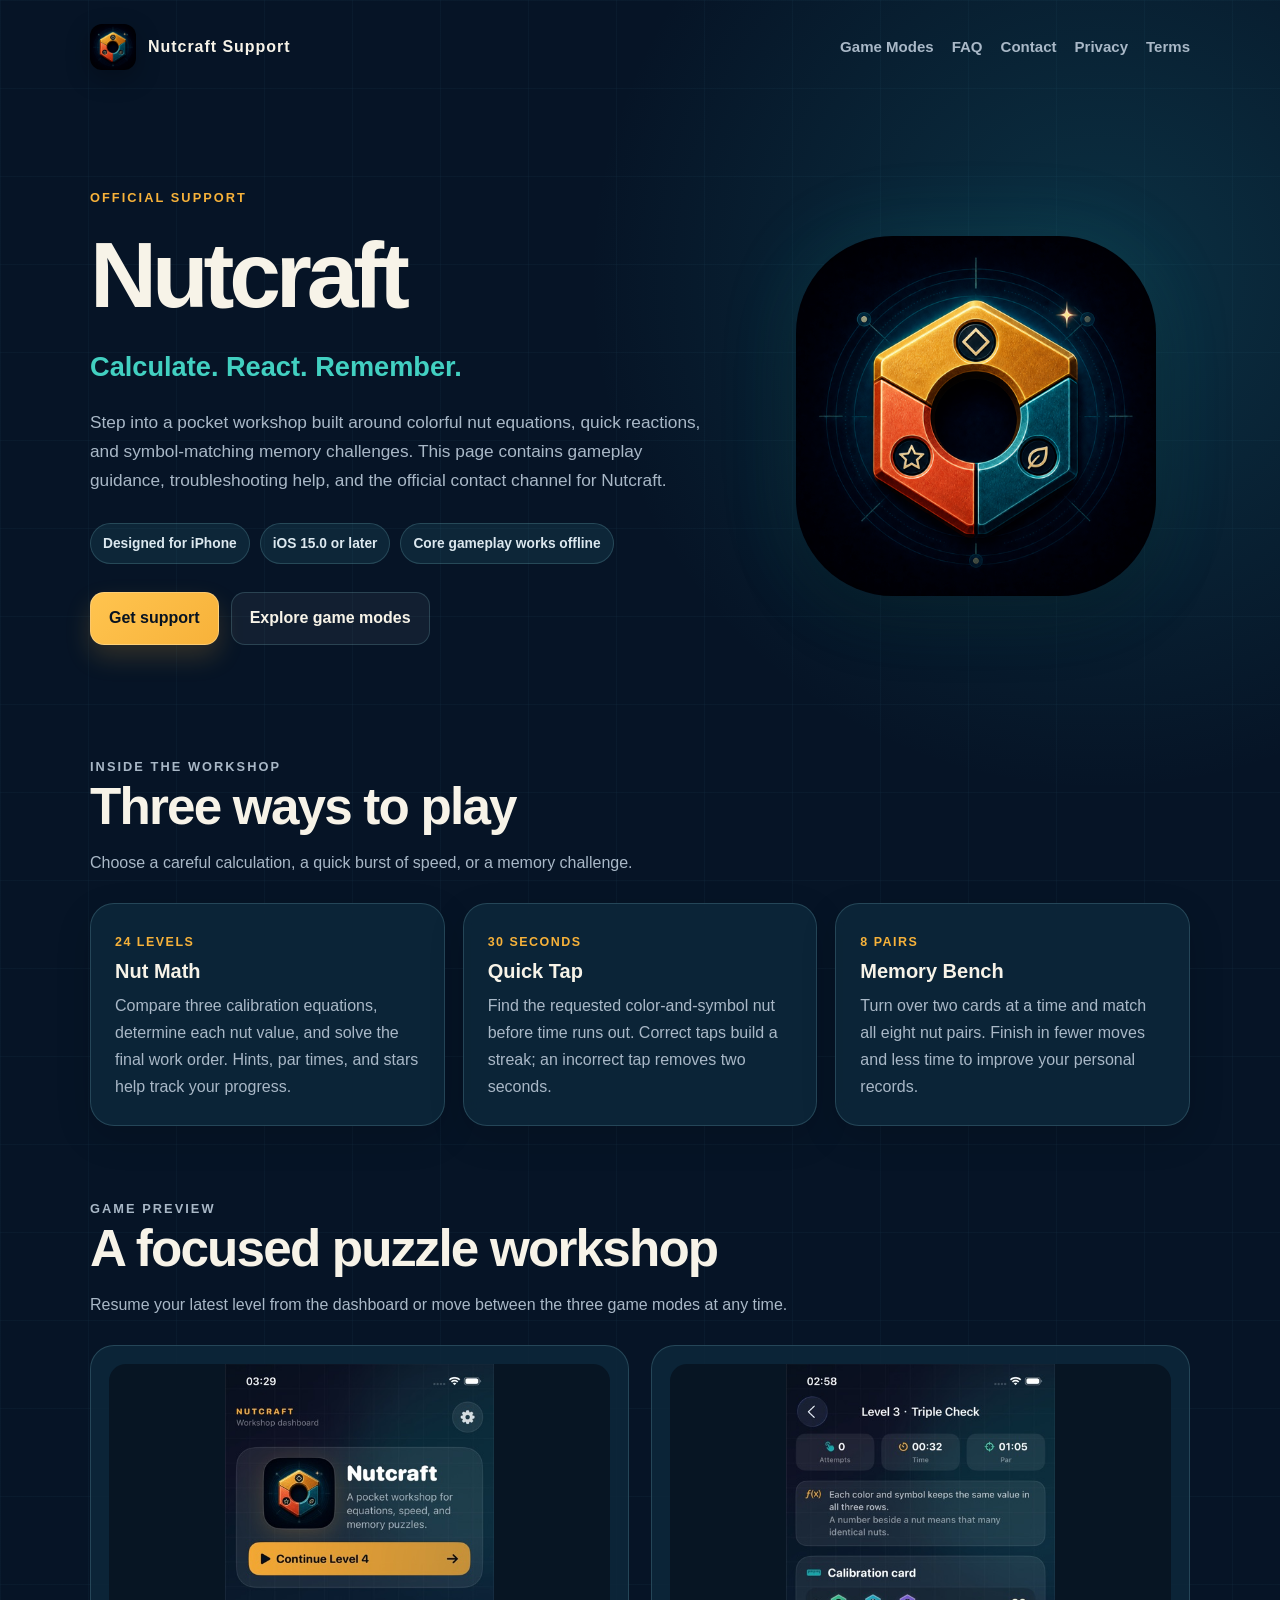
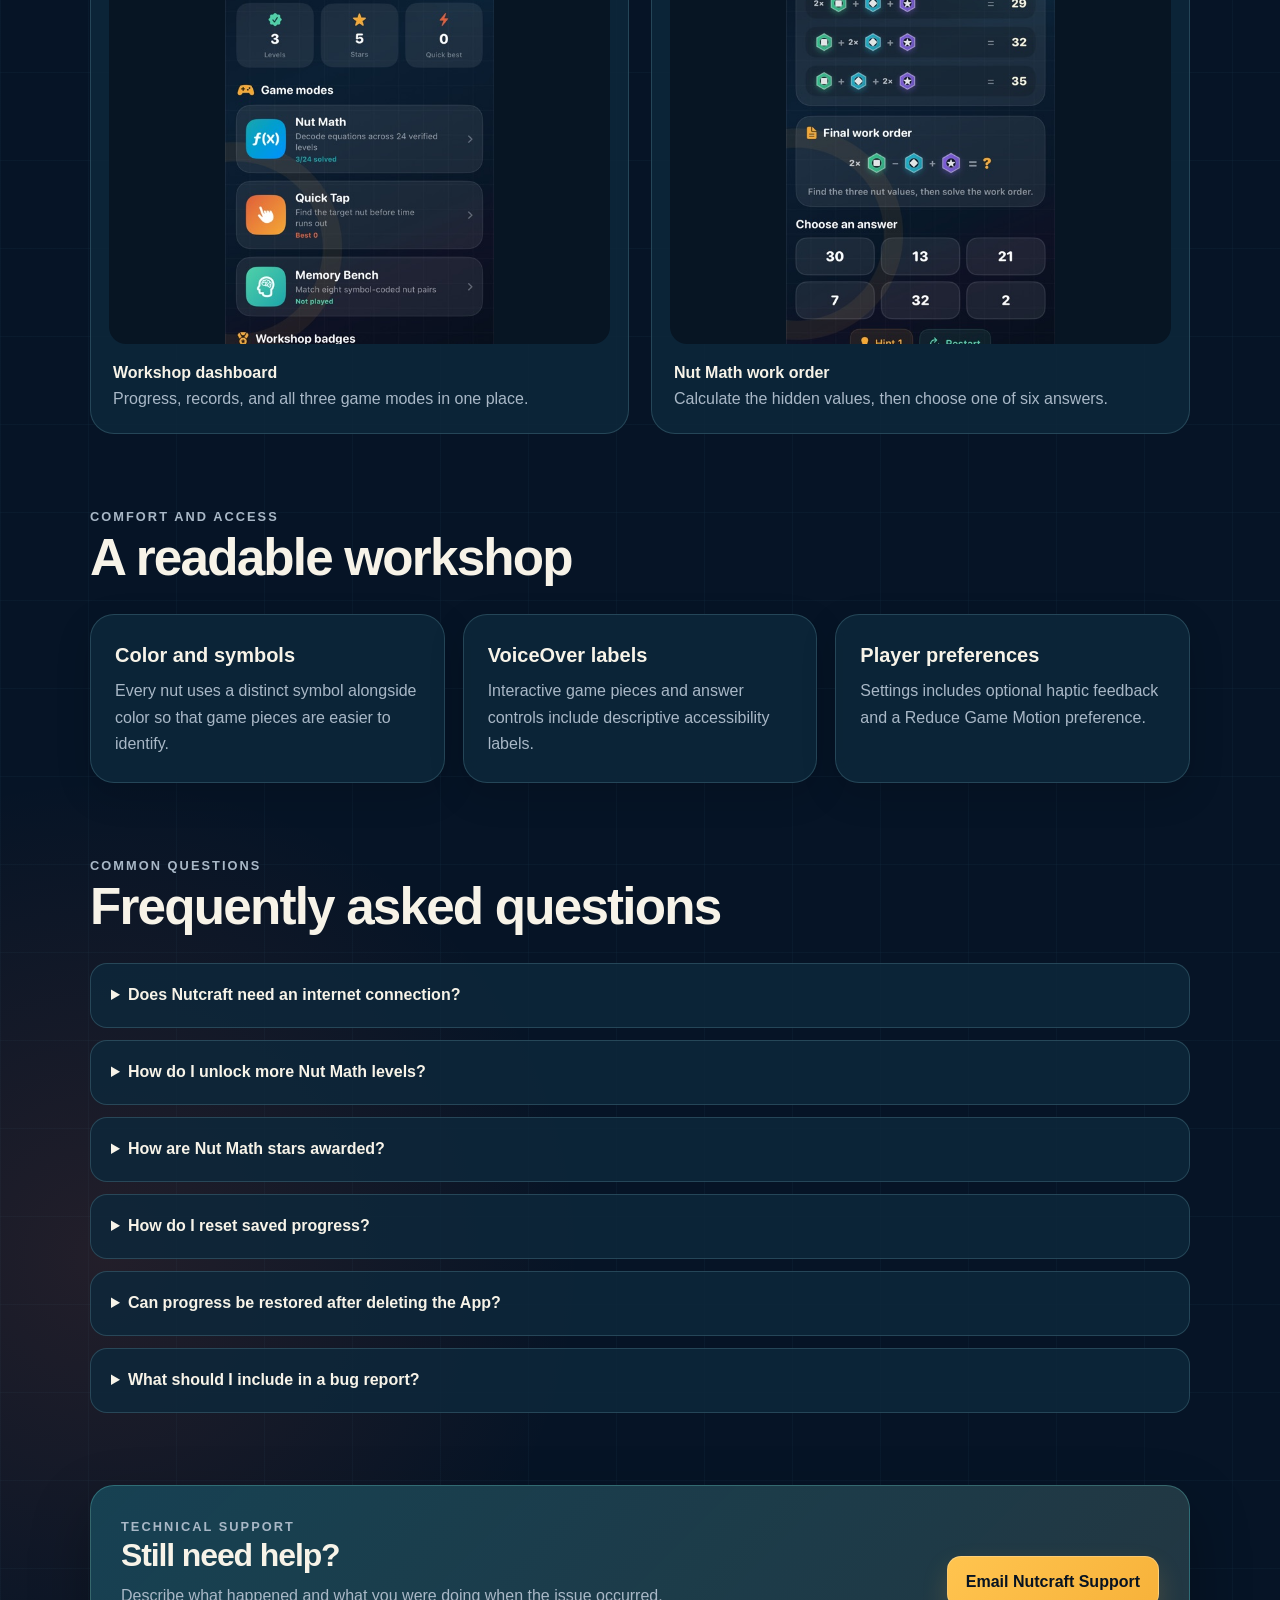
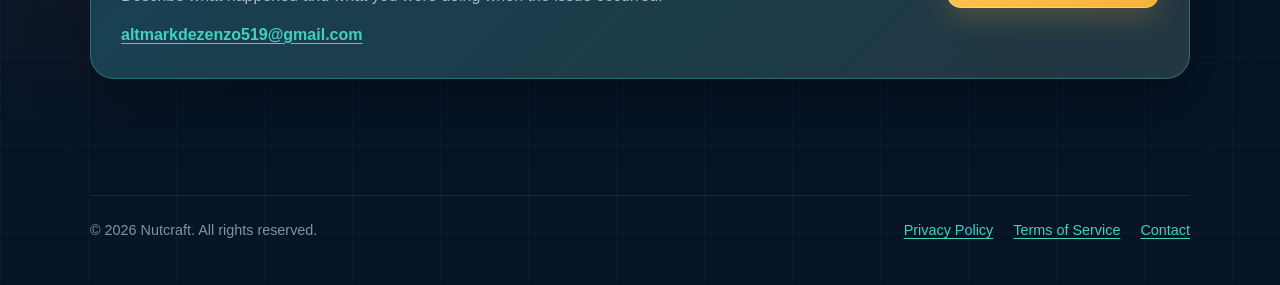
<file: index.html>
<!doctype html>
<html lang="en">
<head>
  <meta charset="utf-8">
  <meta name="viewport" content="width=device-width, initial-scale=1">
  <meta name="description" content="Official support for Nutcraft, an iPhone puzzle collection featuring Nut Math, Quick Tap, and Memory Bench.">
  <meta name="theme-color" content="#061426">
  <title>Nutcraft Support</title>
  <link rel="icon" href="static/logo.png">
  <link rel="stylesheet" href="static/styles.css">
</head>
<body>
  <a class="skip-link" href="#main-content">Skip to content</a>

  <header class="site-shell site-header">
    <a class="brand" href="index.html" aria-label="Nutcraft Support home">
      <img src="static/logo.png" alt="" width="46" height="46">
      <span>Nutcraft Support</span>
    </a>
    <nav class="site-nav" aria-label="Primary navigation">
      <a href="#game-modes">Game Modes</a>
      <a href="#faq">FAQ</a>
      <a href="#contact">Contact</a>
      <a href="privacy.html">Privacy</a>
      <a href="terms-of-service.html">Terms</a>
    </nav>
  </header>

  <main id="main-content" class="site-shell">
    <section class="hero" aria-labelledby="hero-title">
      <div class="hero-copy">
        <p class="eyebrow">Official support</p>
        <h1 id="hero-title">Nutcraft</h1>
        <p class="tagline">Calculate. React. Remember.</p>
        <p class="lede">
          Step into a pocket workshop built around colorful nut equations, quick reactions, and symbol-matching memory challenges. This page contains gameplay guidance, troubleshooting help, and the official contact channel for Nutcraft.
        </p>
        <div class="badge-row" aria-label="Product highlights">
          <span class="badge">Designed for iPhone</span>
          <span class="badge">iOS 15.0 or later</span>
          <span class="badge">Core gameplay works offline</span>
        </div>
        <div class="button-row">
          <a class="button" href="#contact">Get support</a>
          <a class="button secondary" href="#game-modes">Explore game modes</a>
        </div>
      </div>
      <div class="hero-art">
        <img src="static/logo.png" alt="Nutcraft three-color hex nut emblem" width="512" height="512">
      </div>
    </section>

    <section id="game-modes" class="section" aria-labelledby="modes-title">
      <div class="section-heading">
        <p class="eyebrow">Inside the workshop</p>
        <h2 id="modes-title">Three ways to play</h2>
        <p>Choose a careful calculation, a quick burst of speed, or a memory challenge.</p>
      </div>
      <div class="mode-grid">
        <article class="card">
          <span class="card-kicker">24 levels</span>
          <h3>Nut Math</h3>
          <p>Compare three calibration equations, determine each nut value, and solve the final work order. Hints, par times, and stars help track your progress.</p>
        </article>
        <article class="card">
          <span class="card-kicker">30 seconds</span>
          <h3>Quick Tap</h3>
          <p>Find the requested color-and-symbol nut before time runs out. Correct taps build a streak; an incorrect tap removes two seconds.</p>
        </article>
        <article class="card">
          <span class="card-kicker">8 pairs</span>
          <h3>Memory Bench</h3>
          <p>Turn over two cards at a time and match all eight nut pairs. Finish in fewer moves and less time to improve your personal records.</p>
        </article>
      </div>
    </section>

    <section class="section" aria-labelledby="preview-title">
      <div class="section-heading">
        <p class="eyebrow">Game preview</p>
        <h2 id="preview-title">A focused puzzle workshop</h2>
        <p>Resume your latest level from the dashboard or move between the three game modes at any time.</p>
      </div>
      <div class="screenshots">
        <figure class="screenshot-card">
          <img src="static/workshop.jpg" alt="Nutcraft workshop dashboard showing Nut Math, Quick Tap, and Memory Bench" width="416" height="900" loading="lazy">
          <figcaption><strong>Workshop dashboard</strong>Progress, records, and all three game modes in one place.</figcaption>
        </figure>
        <figure class="screenshot-card">
          <img src="static/nut-math.jpg" alt="Nut Math level showing three calibration equations and six answer choices" width="416" height="900" loading="lazy">
          <figcaption><strong>Nut Math work order</strong>Calculate the hidden values, then choose one of six answers.</figcaption>
        </figure>
      </div>
    </section>

    <section class="section" aria-labelledby="accessibility-title">
      <div class="section-heading">
        <p class="eyebrow">Comfort and access</p>
        <h2 id="accessibility-title">A readable workshop</h2>
      </div>
      <div class="feature-grid">
        <article class="card">
          <h3>Color and symbols</h3>
          <p>Every nut uses a distinct symbol alongside color so that game pieces are easier to identify.</p>
        </article>
        <article class="card">
          <h3>VoiceOver labels</h3>
          <p>Interactive game pieces and answer controls include descriptive accessibility labels.</p>
        </article>
        <article class="card">
          <h3>Player preferences</h3>
          <p>Settings includes optional haptic feedback and a Reduce Game Motion preference.</p>
        </article>
      </div>
    </section>

    <section id="faq" class="section" aria-labelledby="faq-title">
      <div class="section-heading">
        <p class="eyebrow">Common questions</p>
        <h2 id="faq-title">Frequently asked questions</h2>
      </div>
      <div class="faq-list">
        <details>
          <summary>Does Nutcraft need an internet connection?</summary>
          <p>The three game modes can be played offline after the App has been downloaded. Opening this support website or sending email requires an internet connection.</p>
        </details>
        <details>
          <summary>How do I unlock more Nut Math levels?</summary>
          <p>Solve the current Nut Math level to unlock the next one. Nut Math contains 24 levels.</p>
        </details>
        <details>
          <summary>How are Nut Math stars awarded?</summary>
          <p>Stars reflect answer attempts, hint use, and completion time. For three stars, solve the level on your first answer, without revealing a hint, and at or under the displayed par time.</p>
        </details>
        <details>
          <summary>How do I reset saved progress?</summary>
          <p>Open Nutcraft, go to Settings, and choose “Reset game progress.” Completed levels, stars, and best scores will be removed. Haptic and motion preferences remain unchanged.</p>
        </details>
        <details>
          <summary>Can progress be restored after deleting the App?</summary>
          <p>Nutcraft keeps game records in the App’s local storage. Deleting the App or erasing its data may remove those records, and support cannot manually restore local progress.</p>
        </details>
        <details>
          <summary>What should I include in a bug report?</summary>
          <p>Include your iPhone model, iOS version, Nutcraft version, the game mode involved, the steps that led to the issue, and a screenshot if useful. Do not include passwords, financial details, or other sensitive information.</p>
        </details>
      </div>
    </section>

    <section id="contact" class="section" aria-labelledby="contact-title">
      <div class="contact-panel">
        <div>
          <p class="eyebrow">Technical support</p>
          <h2 id="contact-title">Still need help?</h2>
          <p>Describe what happened and what you were doing when the issue occurred.</p>
          <a class="email-text" href="mailto:altmarkdezenzo519@gmail.com">altmarkdezenzo519@gmail.com</a>
        </div>
        <a class="button" href="mailto:altmarkdezenzo519@gmail.com?subject=Nutcraft%20Support">Email Nutcraft Support</a>
      </div>
    </section>
  </main>

  <footer class="site-shell site-footer">
    <div class="footer-inner">
      <span>© 2026 Nutcraft. All rights reserved.</span>
      <div class="footer-links">
        <a href="privacy.html">Privacy Policy</a>
        <a href="terms-of-service.html">Terms of Service</a>
        <a href="mailto:altmarkdezenzo519@gmail.com">Contact</a>
      </div>
    </div>
  </footer>
</body>
</html>
</file>
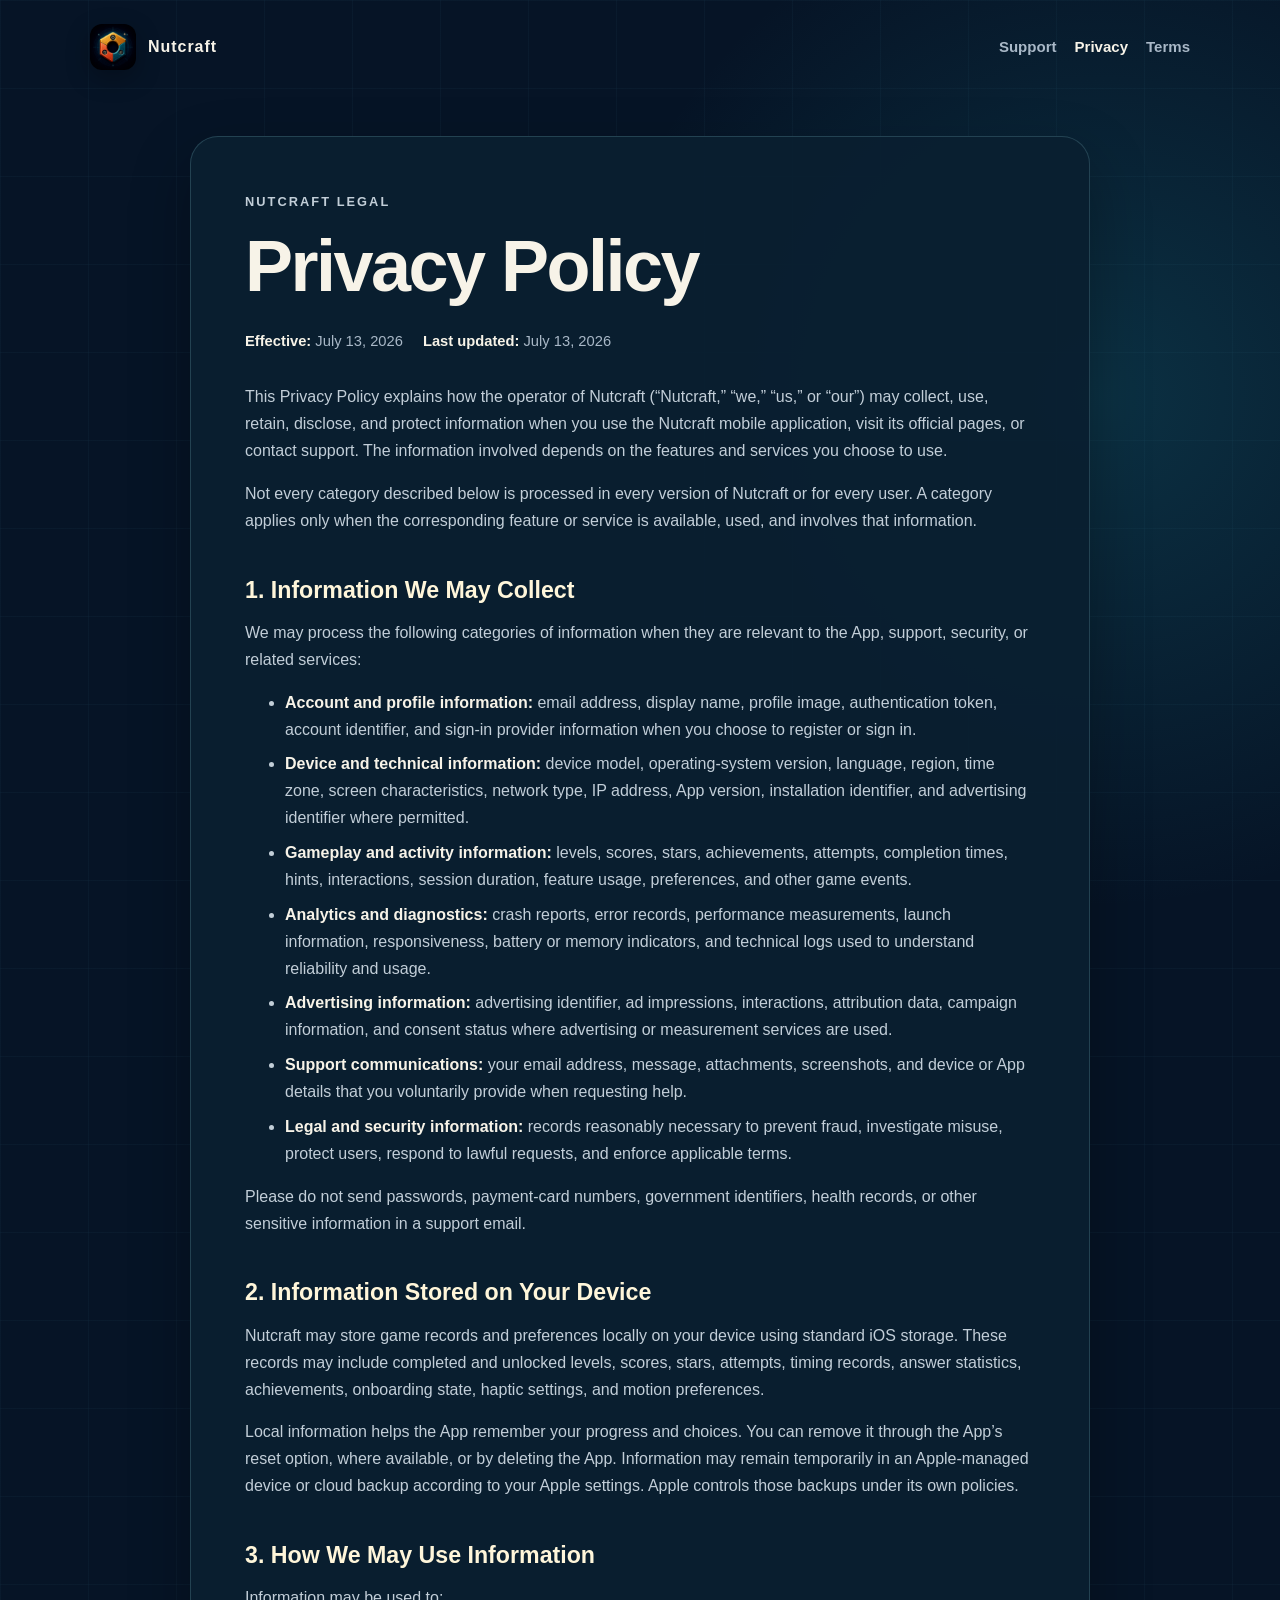
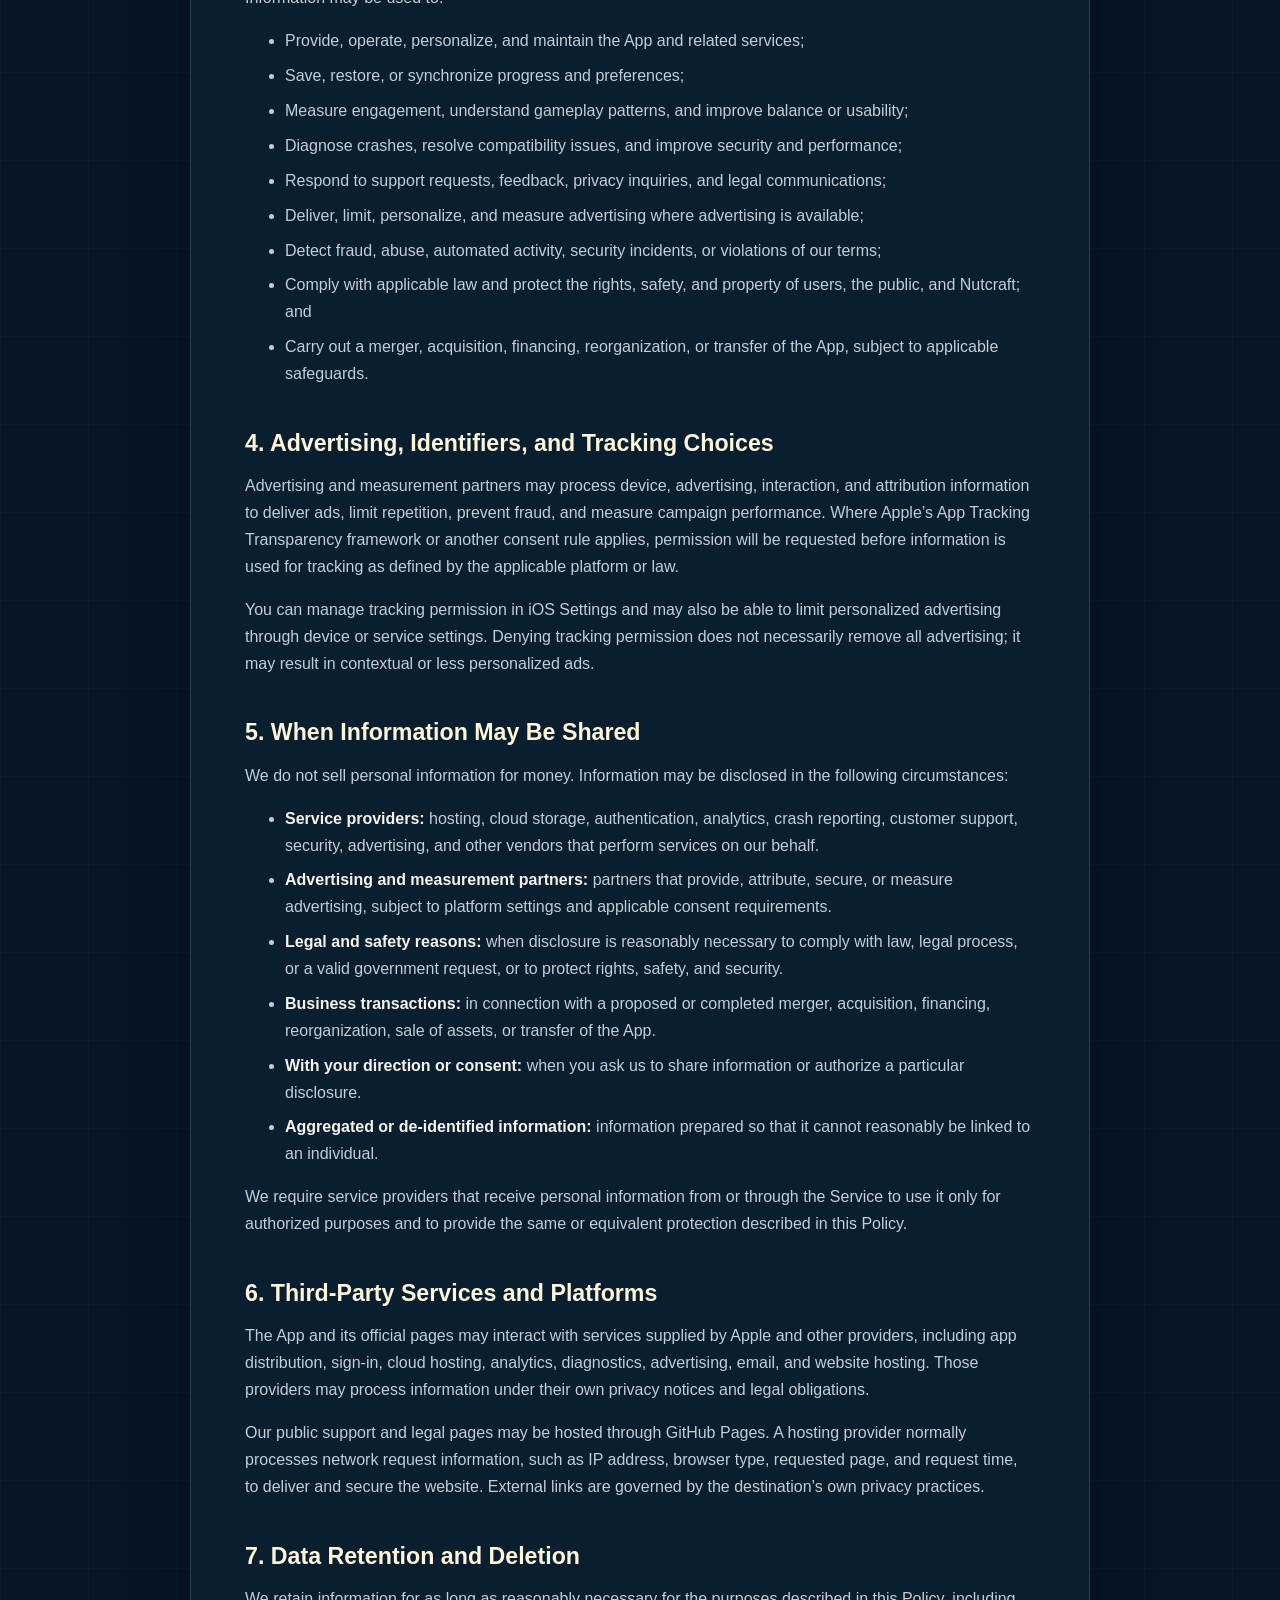
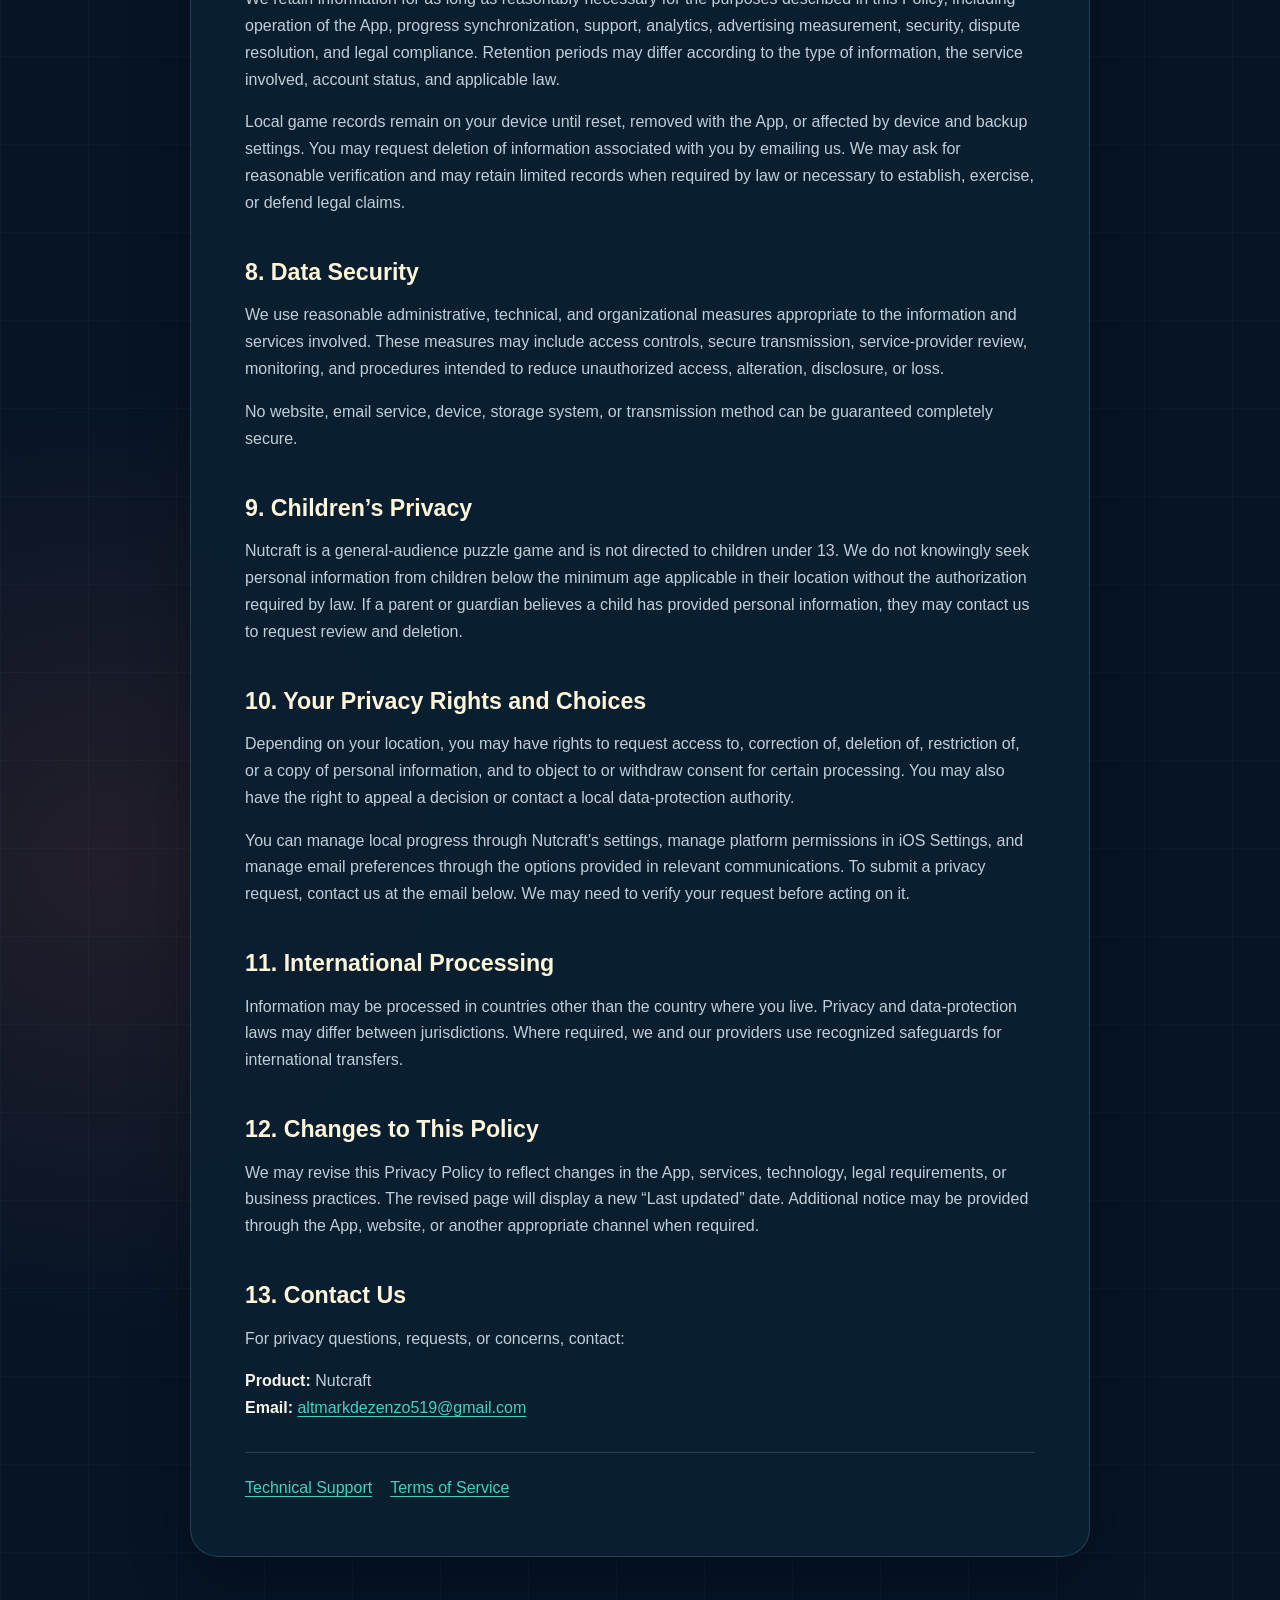
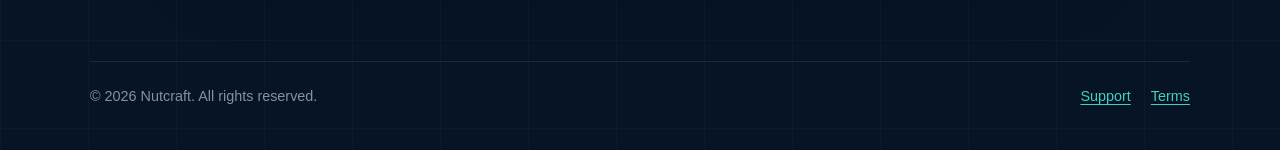
<file: privacy.html>
<!doctype html>
<html lang="en">
<head>
  <meta charset="utf-8">
  <meta name="viewport" content="width=device-width, initial-scale=1">
  <meta name="description" content="Privacy Policy for the Nutcraft mobile application and official support website.">
  <meta name="theme-color" content="#061426">
  <title>Nutcraft Privacy Policy</title>
  <link rel="icon" href="static/logo.png">
  <link rel="stylesheet" href="static/styles.css">
</head>
<body>
  <a class="skip-link" href="#main-content">Skip to content</a>

  <header class="site-shell site-header">
    <a class="brand" href="index.html" aria-label="Nutcraft Support home">
      <img src="static/logo.png" alt="" width="46" height="46">
      <span>Nutcraft</span>
    </a>
    <nav class="site-nav" aria-label="Primary navigation">
      <a href="index.html">Support</a>
      <a href="privacy.html" aria-current="page">Privacy</a>
      <a href="terms-of-service.html">Terms</a>
    </nav>
  </header>

  <main id="main-content" class="legal-wrap">
    <article class="legal-content">
      <p class="eyebrow">Nutcraft legal</p>
      <h1>Privacy Policy</h1>
      <div class="legal-meta">
        <span><strong>Effective:</strong> July 13, 2026</span>
        <span><strong>Last updated:</strong> July 13, 2026</span>
      </div>

      <p class="legal-intro">
        This Privacy Policy explains how the operator of Nutcraft (“Nutcraft,” “we,” “us,” or “our”) may collect, use, retain, disclose, and protect information when you use the Nutcraft mobile application, visit its official pages, or contact support. The information involved depends on the features and services you choose to use.
      </p>
      <p>
        Not every category described below is processed in every version of Nutcraft or for every user. A category applies only when the corresponding feature or service is available, used, and involves that information.
      </p>

      <h2>1. Information We May Collect</h2>
      <p>We may process the following categories of information when they are relevant to the App, support, security, or related services:</p>
      <ul>
        <li><strong>Account and profile information:</strong> email address, display name, profile image, authentication token, account identifier, and sign-in provider information when you choose to register or sign in.</li>
        <li><strong>Device and technical information:</strong> device model, operating-system version, language, region, time zone, screen characteristics, network type, IP address, App version, installation identifier, and advertising identifier where permitted.</li>
        <li><strong>Gameplay and activity information:</strong> levels, scores, stars, achievements, attempts, completion times, hints, interactions, session duration, feature usage, preferences, and other game events.</li>
        <li><strong>Analytics and diagnostics:</strong> crash reports, error records, performance measurements, launch information, responsiveness, battery or memory indicators, and technical logs used to understand reliability and usage.</li>
        <li><strong>Advertising information:</strong> advertising identifier, ad impressions, interactions, attribution data, campaign information, and consent status where advertising or measurement services are used.</li>
        <li><strong>Support communications:</strong> your email address, message, attachments, screenshots, and device or App details that you voluntarily provide when requesting help.</li>
        <li><strong>Legal and security information:</strong> records reasonably necessary to prevent fraud, investigate misuse, protect users, respond to lawful requests, and enforce applicable terms.</li>
      </ul>
      <p>Please do not send passwords, payment-card numbers, government identifiers, health records, or other sensitive information in a support email.</p>

      <h2>2. Information Stored on Your Device</h2>
      <p>
        Nutcraft may store game records and preferences locally on your device using standard iOS storage. These records may include completed and unlocked levels, scores, stars, attempts, timing records, answer statistics, achievements, onboarding state, haptic settings, and motion preferences.
      </p>
      <p>
        Local information helps the App remember your progress and choices. You can remove it through the App’s reset option, where available, or by deleting the App. Information may remain temporarily in an Apple-managed device or cloud backup according to your Apple settings. Apple controls those backups under its own policies.
      </p>

      <h2>3. How We May Use Information</h2>
      <p>Information may be used to:</p>
      <ul>
        <li>Provide, operate, personalize, and maintain the App and related services;</li>
        <li>Save, restore, or synchronize progress and preferences;</li>
        <li>Measure engagement, understand gameplay patterns, and improve balance or usability;</li>
        <li>Diagnose crashes, resolve compatibility issues, and improve security and performance;</li>
        <li>Respond to support requests, feedback, privacy inquiries, and legal communications;</li>
        <li>Deliver, limit, personalize, and measure advertising where advertising is available;</li>
        <li>Detect fraud, abuse, automated activity, security incidents, or violations of our terms;</li>
        <li>Comply with applicable law and protect the rights, safety, and property of users, the public, and Nutcraft; and</li>
        <li>Carry out a merger, acquisition, financing, reorganization, or transfer of the App, subject to applicable safeguards.</li>
      </ul>

      <h2>4. Advertising, Identifiers, and Tracking Choices</h2>
      <p>
        Advertising and measurement partners may process device, advertising, interaction, and attribution information to deliver ads, limit repetition, prevent fraud, and measure campaign performance. Where Apple’s App Tracking Transparency framework or another consent rule applies, permission will be requested before information is used for tracking as defined by the applicable platform or law.
      </p>
      <p>
        You can manage tracking permission in iOS Settings and may also be able to limit personalized advertising through device or service settings. Denying tracking permission does not necessarily remove all advertising; it may result in contextual or less personalized ads.
      </p>

      <h2>5. When Information May Be Shared</h2>
      <p>We do not sell personal information for money. Information may be disclosed in the following circumstances:</p>
      <ul>
        <li><strong>Service providers:</strong> hosting, cloud storage, authentication, analytics, crash reporting, customer support, security, advertising, and other vendors that perform services on our behalf.</li>
        <li><strong>Advertising and measurement partners:</strong> partners that provide, attribute, secure, or measure advertising, subject to platform settings and applicable consent requirements.</li>
        <li><strong>Legal and safety reasons:</strong> when disclosure is reasonably necessary to comply with law, legal process, or a valid government request, or to protect rights, safety, and security.</li>
        <li><strong>Business transactions:</strong> in connection with a proposed or completed merger, acquisition, financing, reorganization, sale of assets, or transfer of the App.</li>
        <li><strong>With your direction or consent:</strong> when you ask us to share information or authorize a particular disclosure.</li>
        <li><strong>Aggregated or de-identified information:</strong> information prepared so that it cannot reasonably be linked to an individual.</li>
      </ul>
      <p>We require service providers that receive personal information from or through the Service to use it only for authorized purposes and to provide the same or equivalent protection described in this Policy.</p>

      <h2>6. Third-Party Services and Platforms</h2>
      <p>
        The App and its official pages may interact with services supplied by Apple and other providers, including app distribution, sign-in, cloud hosting, analytics, diagnostics, advertising, email, and website hosting. Those providers may process information under their own privacy notices and legal obligations.
      </p>
      <p>
        Our public support and legal pages may be hosted through GitHub Pages. A hosting provider normally processes network request information, such as IP address, browser type, requested page, and request time, to deliver and secure the website. External links are governed by the destination’s own privacy practices.
      </p>

      <h2>7. Data Retention and Deletion</h2>
      <p>
        We retain information for as long as reasonably necessary for the purposes described in this Policy, including operation of the App, progress synchronization, support, analytics, advertising measurement, security, dispute resolution, and legal compliance. Retention periods may differ according to the type of information, the service involved, account status, and applicable law.
      </p>
      <p>
        Local game records remain on your device until reset, removed with the App, or affected by device and backup settings. You may request deletion of information associated with you by emailing us. We may ask for reasonable verification and may retain limited records when required by law or necessary to establish, exercise, or defend legal claims.
      </p>

      <h2>8. Data Security</h2>
      <p>
        We use reasonable administrative, technical, and organizational measures appropriate to the information and services involved. These measures may include access controls, secure transmission, service-provider review, monitoring, and procedures intended to reduce unauthorized access, alteration, disclosure, or loss.
      </p>
      <p>No website, email service, device, storage system, or transmission method can be guaranteed completely secure.</p>

      <h2>9. Children’s Privacy</h2>
      <p>
        Nutcraft is a general-audience puzzle game and is not directed to children under 13. We do not knowingly seek personal information from children below the minimum age applicable in their location without the authorization required by law. If a parent or guardian believes a child has provided personal information, they may contact us to request review and deletion.
      </p>

      <h2>10. Your Privacy Rights and Choices</h2>
      <p>
        Depending on your location, you may have rights to request access to, correction of, deletion of, restriction of, or a copy of personal information, and to object to or withdraw consent for certain processing. You may also have the right to appeal a decision or contact a local data-protection authority.
      </p>
      <p>
        You can manage local progress through Nutcraft’s settings, manage platform permissions in iOS Settings, and manage email preferences through the options provided in relevant communications. To submit a privacy request, contact us at the email below. We may need to verify your request before acting on it.
      </p>

      <h2>11. International Processing</h2>
      <p>
        Information may be processed in countries other than the country where you live. Privacy and data-protection laws may differ between jurisdictions. Where required, we and our providers use recognized safeguards for international transfers.
      </p>

      <h2>12. Changes to This Policy</h2>
      <p>
        We may revise this Privacy Policy to reflect changes in the App, services, technology, legal requirements, or business practices. The revised page will display a new “Last updated” date. Additional notice may be provided through the App, website, or another appropriate channel when required.
      </p>

      <h2>13. Contact Us</h2>
      <p>For privacy questions, requests, or concerns, contact:</p>
      <p>
        <strong>Product:</strong> Nutcraft<br>
        <strong>Email:</strong> <a href="mailto:altmarkdezenzo519@gmail.com?subject=Nutcraft%20Privacy">altmarkdezenzo519@gmail.com</a>
      </p>

      <nav class="legal-nav" aria-label="Legal pages">
        <a href="index.html">Technical Support</a>
        <a href="terms-of-service.html">Terms of Service</a>
      </nav>
    </article>
  </main>

  <footer class="site-shell site-footer">
    <div class="footer-inner">
      <span>© 2026 Nutcraft. All rights reserved.</span>
      <div class="footer-links">
        <a href="index.html">Support</a>
        <a href="terms-of-service.html">Terms</a>
      </div>
    </div>
  </footer>
</body>
</html>
</file>
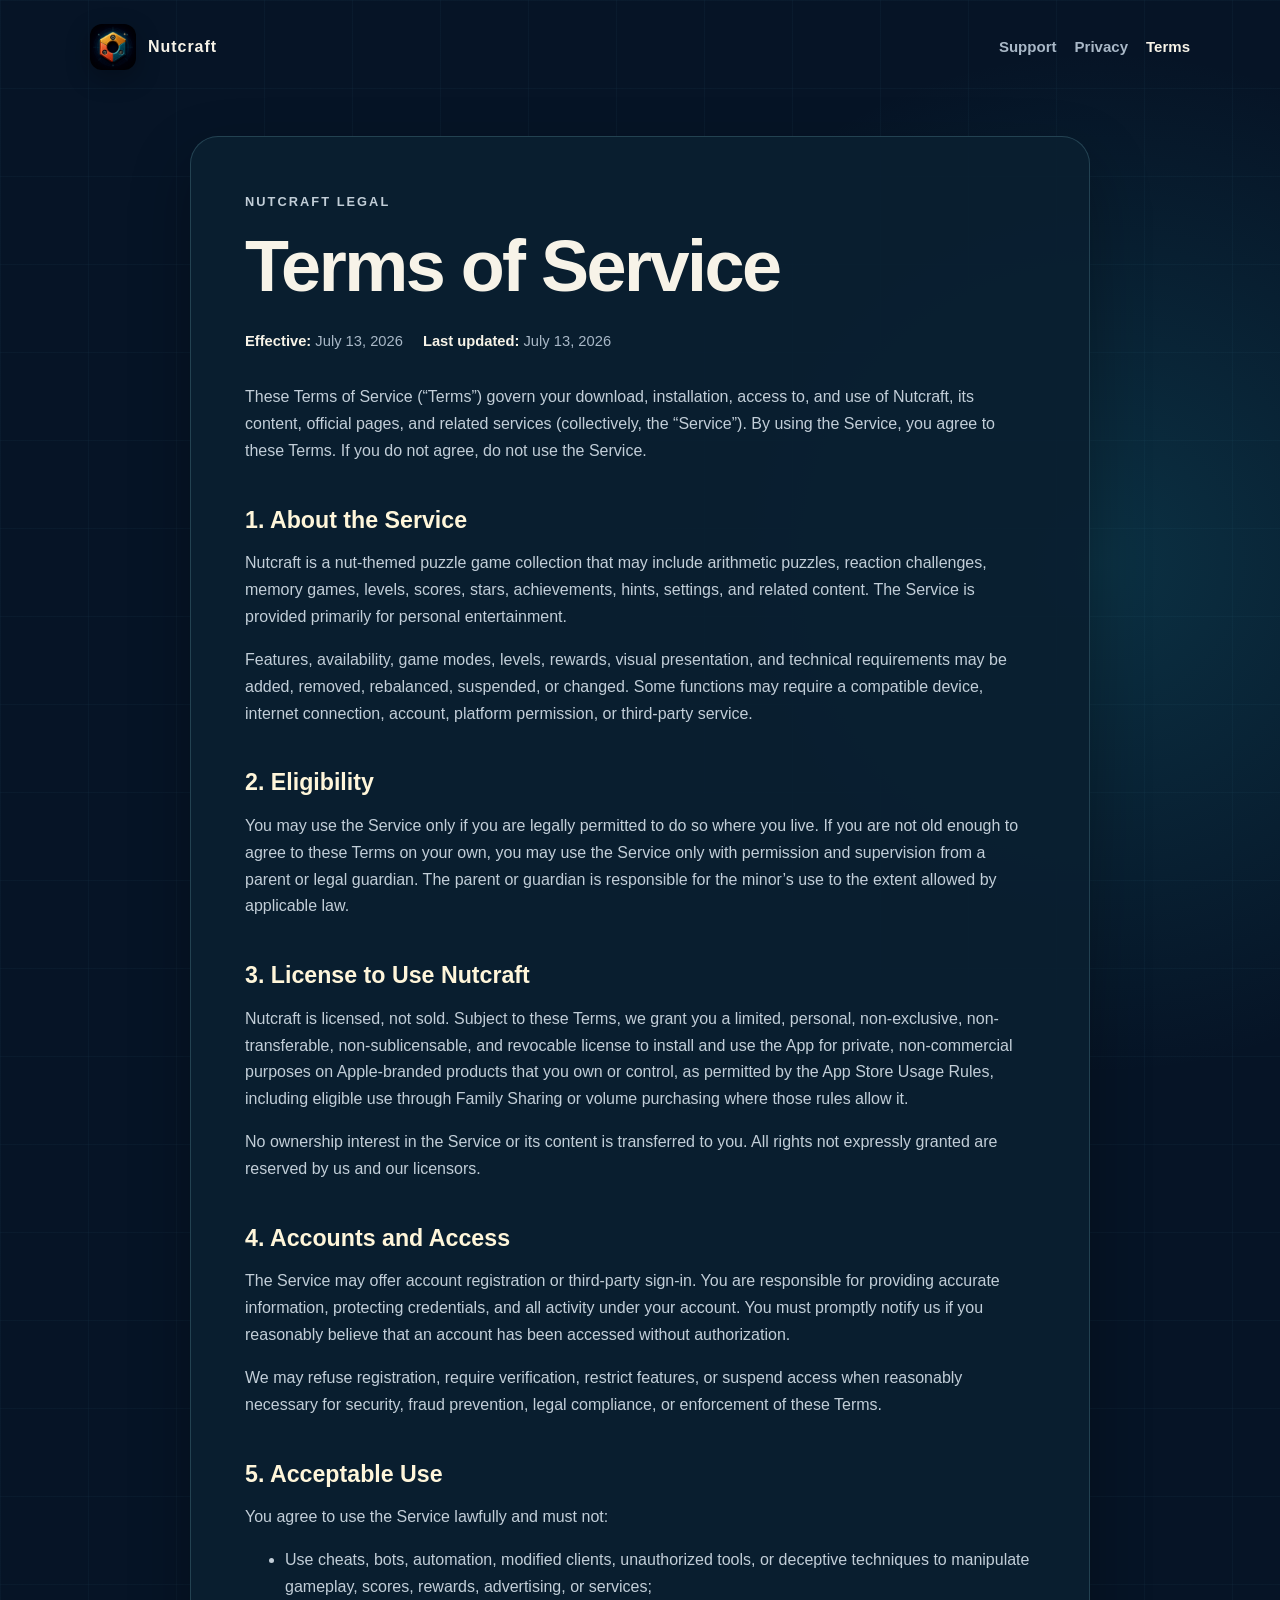
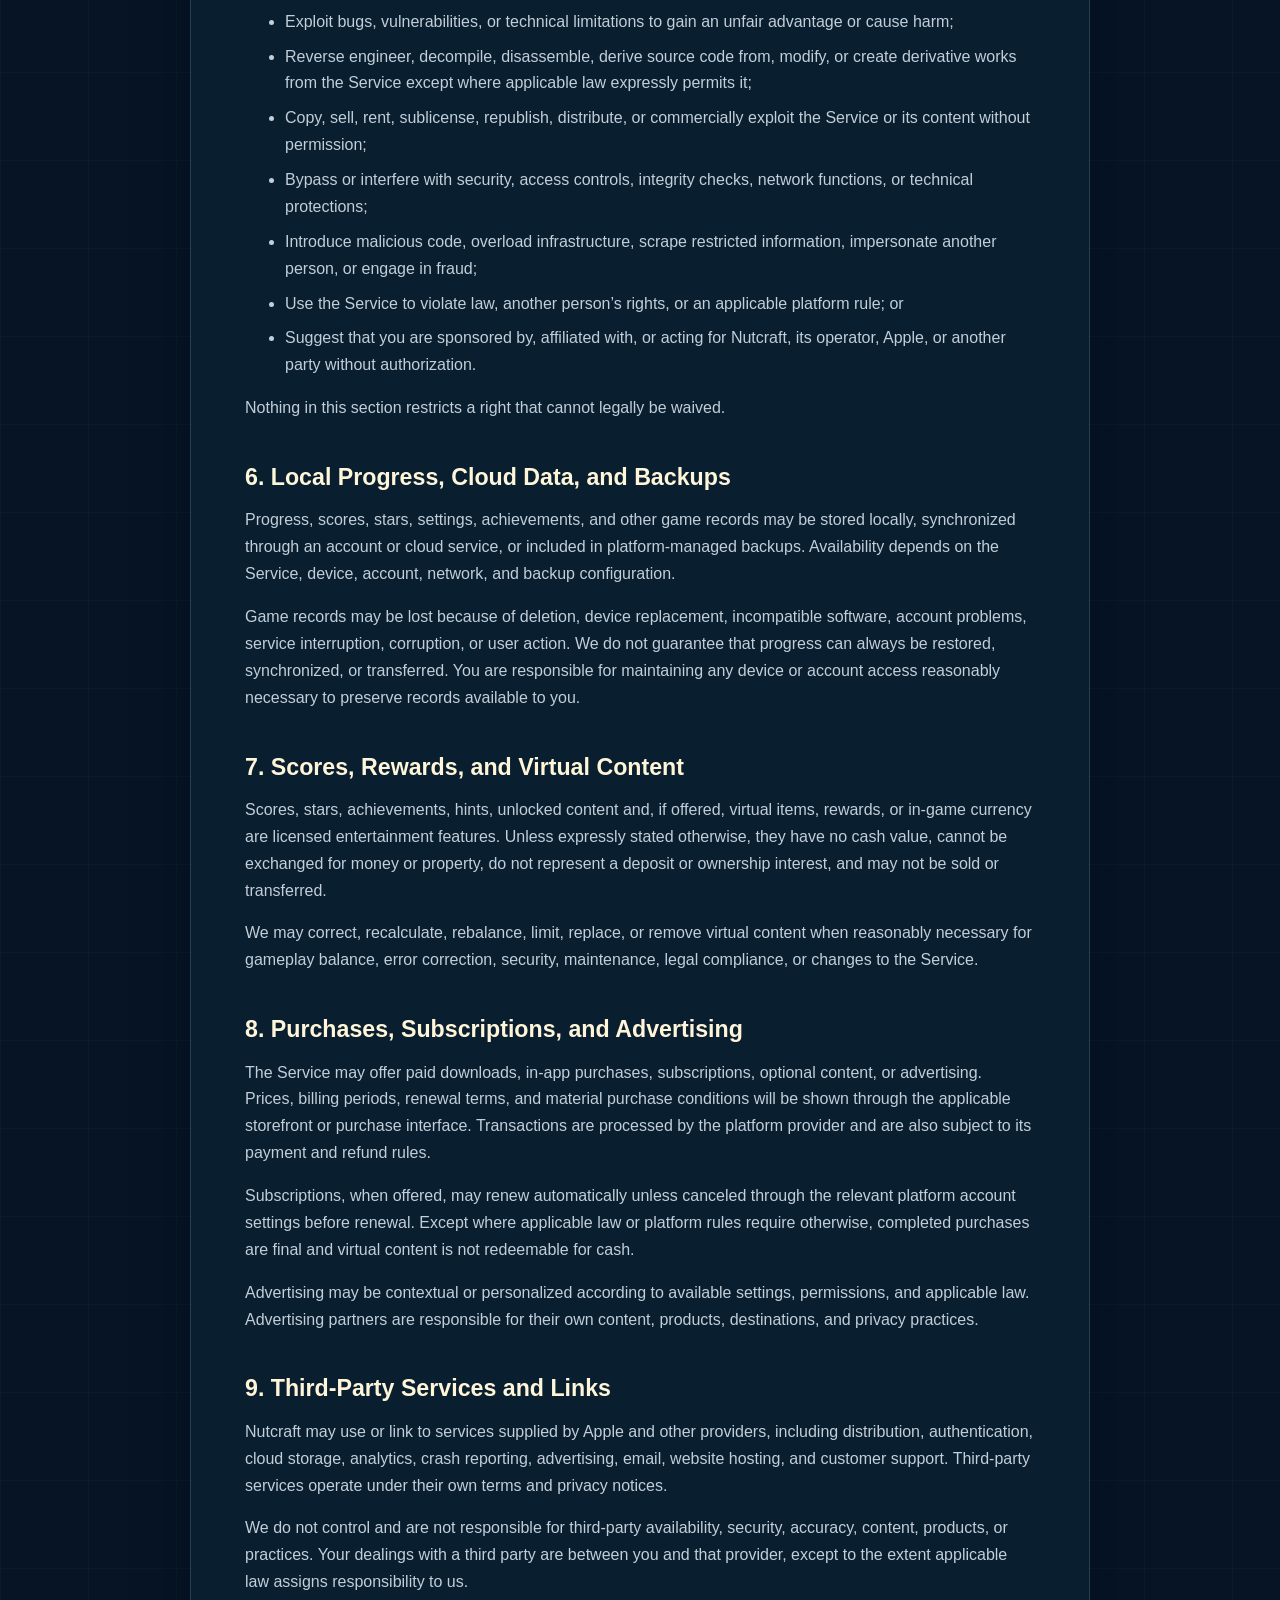
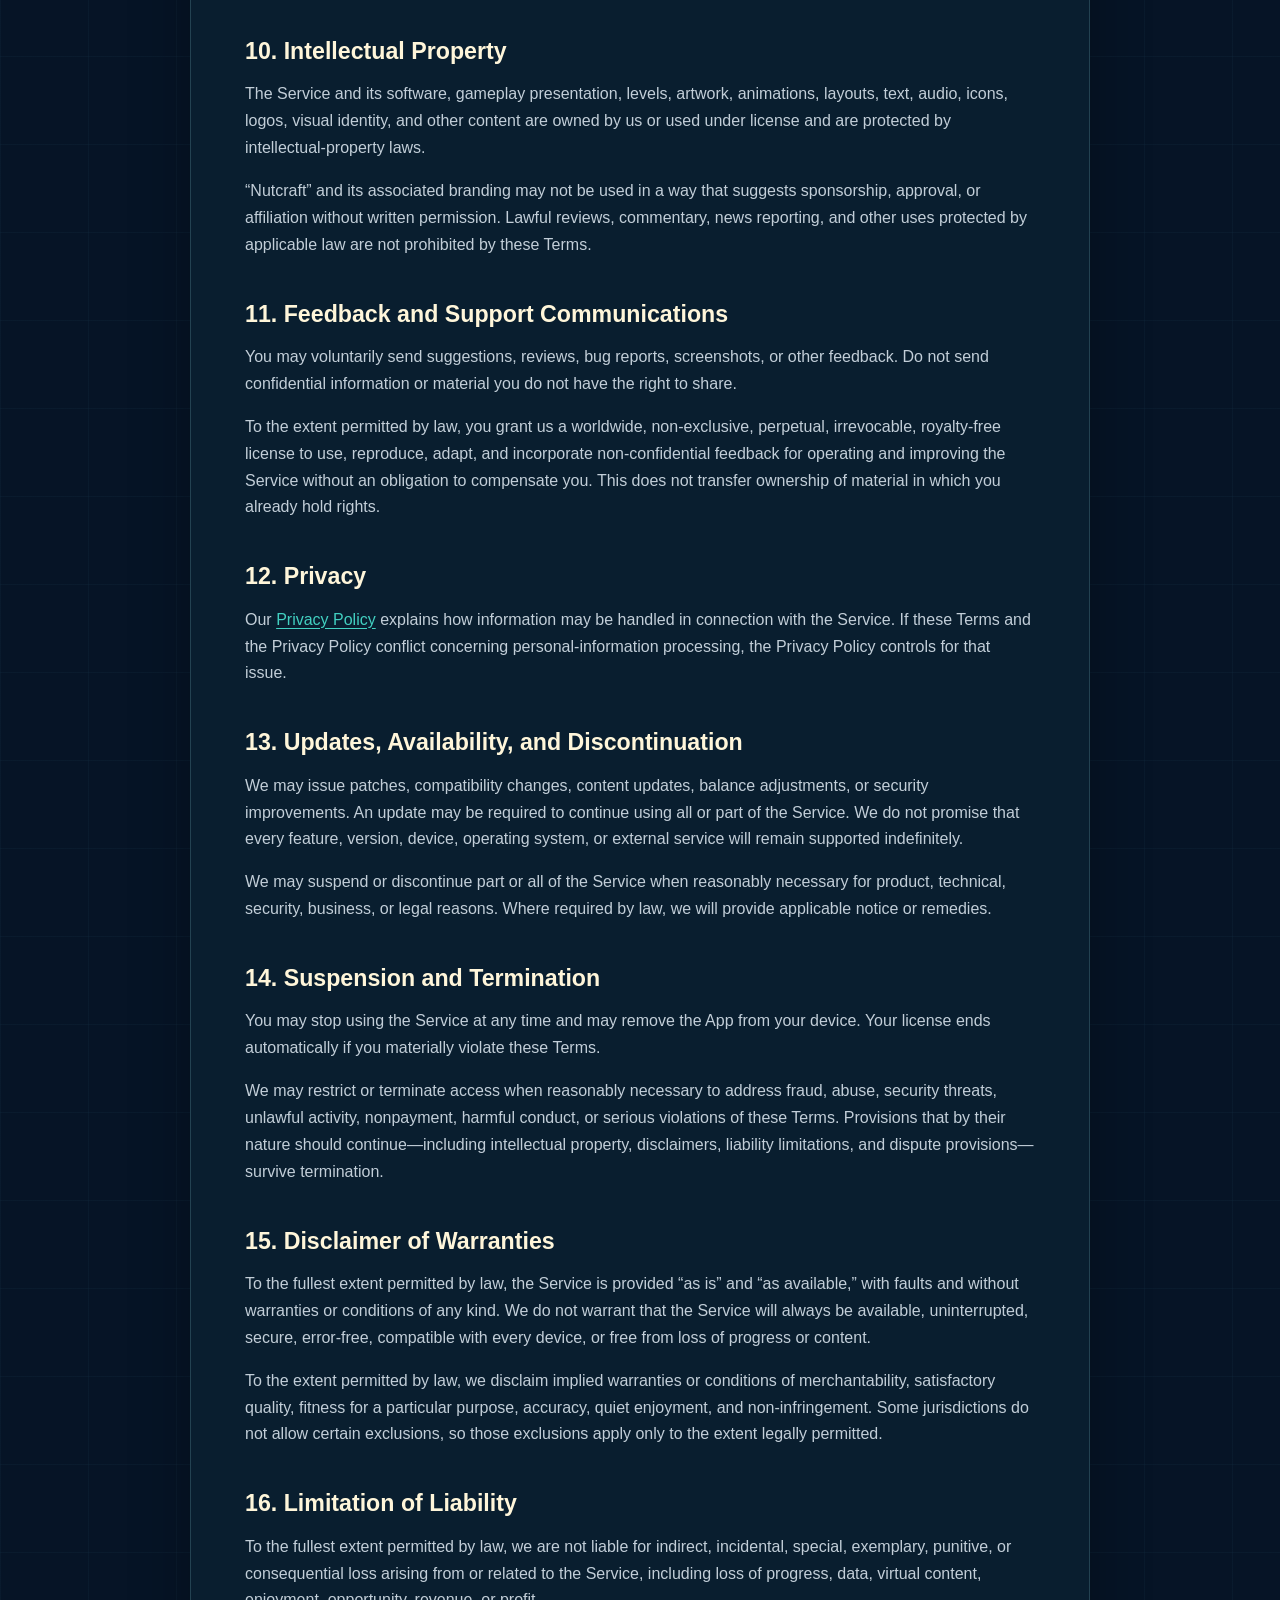
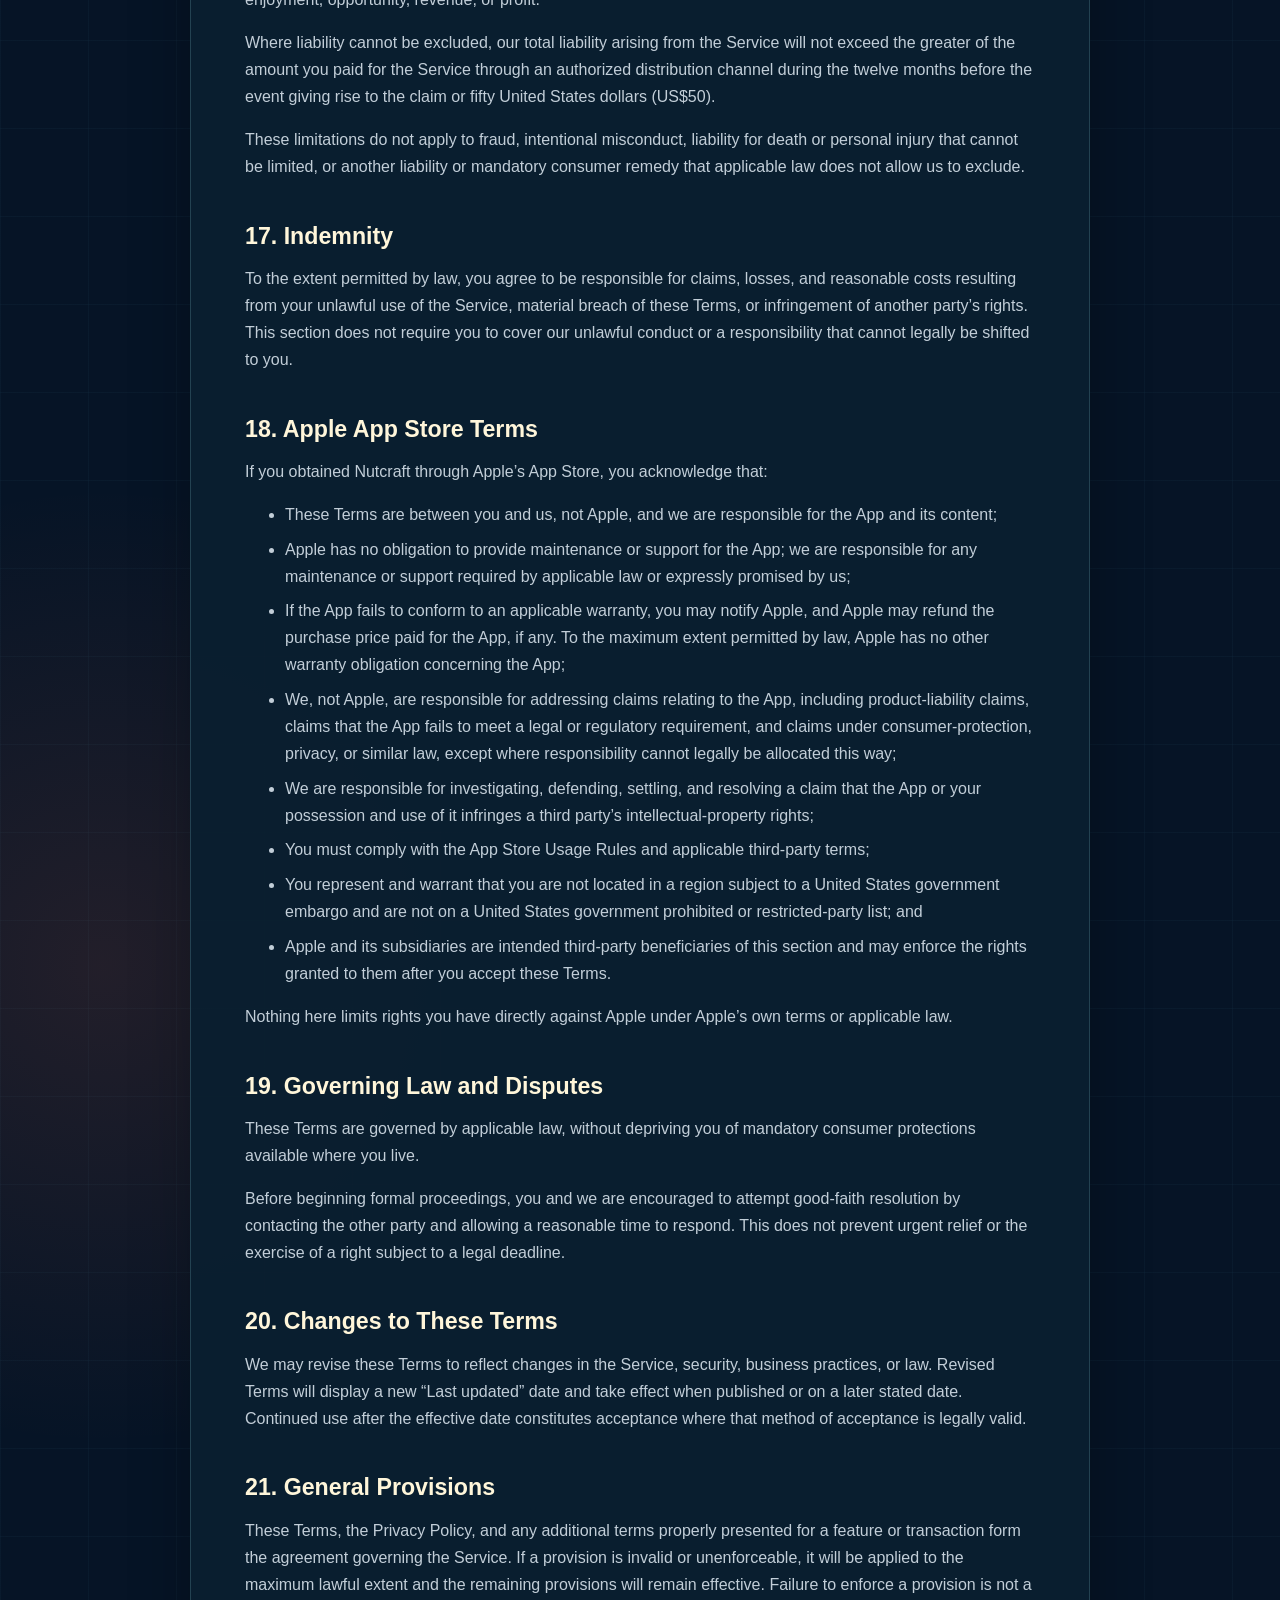
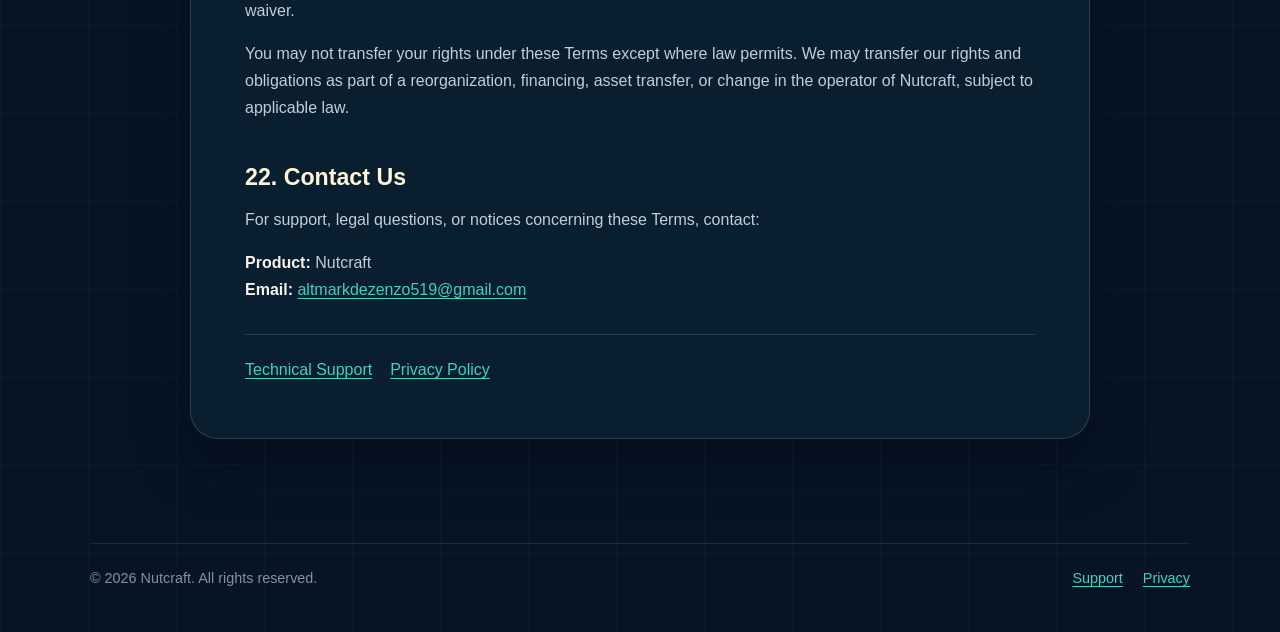
<file: terms-of-service.html>
<!doctype html>
<html lang="en">
<head>
  <meta charset="utf-8">
  <meta name="viewport" content="width=device-width, initial-scale=1">
  <meta name="description" content="Terms of Service governing use of the Nutcraft mobile application and related services.">
  <meta name="theme-color" content="#061426">
  <title>Nutcraft Terms of Service</title>
  <link rel="icon" href="static/logo.png">
  <link rel="stylesheet" href="static/styles.css">
</head>
<body>
  <a class="skip-link" href="#main-content">Skip to content</a>

  <header class="site-shell site-header">
    <a class="brand" href="index.html" aria-label="Nutcraft Support home">
      <img src="static/logo.png" alt="" width="46" height="46">
      <span>Nutcraft</span>
    </a>
    <nav class="site-nav" aria-label="Primary navigation">
      <a href="index.html">Support</a>
      <a href="privacy.html">Privacy</a>
      <a href="terms-of-service.html" aria-current="page">Terms</a>
    </nav>
  </header>

  <main id="main-content" class="legal-wrap">
    <article class="legal-content">
      <p class="eyebrow">Nutcraft legal</p>
      <h1>Terms of Service</h1>
      <div class="legal-meta">
        <span><strong>Effective:</strong> July 13, 2026</span>
        <span><strong>Last updated:</strong> July 13, 2026</span>
      </div>

      <p class="legal-intro">
        These Terms of Service (“Terms”) govern your download, installation, access to, and use of Nutcraft, its content, official pages, and related services (collectively, the “Service”). By using the Service, you agree to these Terms. If you do not agree, do not use the Service.
      </p>

      <h2>1. About the Service</h2>
      <p>
        Nutcraft is a nut-themed puzzle game collection that may include arithmetic puzzles, reaction challenges, memory games, levels, scores, stars, achievements, hints, settings, and related content. The Service is provided primarily for personal entertainment.
      </p>
      <p>
        Features, availability, game modes, levels, rewards, visual presentation, and technical requirements may be added, removed, rebalanced, suspended, or changed. Some functions may require a compatible device, internet connection, account, platform permission, or third-party service.
      </p>

      <h2>2. Eligibility</h2>
      <p>
        You may use the Service only if you are legally permitted to do so where you live. If you are not old enough to agree to these Terms on your own, you may use the Service only with permission and supervision from a parent or legal guardian. The parent or guardian is responsible for the minor’s use to the extent allowed by applicable law.
      </p>

      <h2>3. License to Use Nutcraft</h2>
      <p>
        Nutcraft is licensed, not sold. Subject to these Terms, we grant you a limited, personal, non-exclusive, non-transferable, non-sublicensable, and revocable license to install and use the App for private, non-commercial purposes on Apple-branded products that you own or control, as permitted by the App Store Usage Rules, including eligible use through Family Sharing or volume purchasing where those rules allow it.
      </p>
      <p>No ownership interest in the Service or its content is transferred to you. All rights not expressly granted are reserved by us and our licensors.</p>

      <h2>4. Accounts and Access</h2>
      <p>
        The Service may offer account registration or third-party sign-in. You are responsible for providing accurate information, protecting credentials, and all activity under your account. You must promptly notify us if you reasonably believe that an account has been accessed without authorization.
      </p>
      <p>
        We may refuse registration, require verification, restrict features, or suspend access when reasonably necessary for security, fraud prevention, legal compliance, or enforcement of these Terms.
      </p>

      <h2>5. Acceptable Use</h2>
      <p>You agree to use the Service lawfully and must not:</p>
      <ul>
        <li>Use cheats, bots, automation, modified clients, unauthorized tools, or deceptive techniques to manipulate gameplay, scores, rewards, advertising, or services;</li>
        <li>Exploit bugs, vulnerabilities, or technical limitations to gain an unfair advantage or cause harm;</li>
        <li>Reverse engineer, decompile, disassemble, derive source code from, modify, or create derivative works from the Service except where applicable law expressly permits it;</li>
        <li>Copy, sell, rent, sublicense, republish, distribute, or commercially exploit the Service or its content without permission;</li>
        <li>Bypass or interfere with security, access controls, integrity checks, network functions, or technical protections;</li>
        <li>Introduce malicious code, overload infrastructure, scrape restricted information, impersonate another person, or engage in fraud;</li>
        <li>Use the Service to violate law, another person’s rights, or an applicable platform rule; or</li>
        <li>Suggest that you are sponsored by, affiliated with, or acting for Nutcraft, its operator, Apple, or another party without authorization.</li>
      </ul>
      <p>Nothing in this section restricts a right that cannot legally be waived.</p>

      <h2>6. Local Progress, Cloud Data, and Backups</h2>
      <p>
        Progress, scores, stars, settings, achievements, and other game records may be stored locally, synchronized through an account or cloud service, or included in platform-managed backups. Availability depends on the Service, device, account, network, and backup configuration.
      </p>
      <p>
        Game records may be lost because of deletion, device replacement, incompatible software, account problems, service interruption, corruption, or user action. We do not guarantee that progress can always be restored, synchronized, or transferred. You are responsible for maintaining any device or account access reasonably necessary to preserve records available to you.
      </p>

      <h2>7. Scores, Rewards, and Virtual Content</h2>
      <p>
        Scores, stars, achievements, hints, unlocked content and, if offered, virtual items, rewards, or in-game currency are licensed entertainment features. Unless expressly stated otherwise, they have no cash value, cannot be exchanged for money or property, do not represent a deposit or ownership interest, and may not be sold or transferred.
      </p>
      <p>
        We may correct, recalculate, rebalance, limit, replace, or remove virtual content when reasonably necessary for gameplay balance, error correction, security, maintenance, legal compliance, or changes to the Service.
      </p>

      <h2>8. Purchases, Subscriptions, and Advertising</h2>
      <p>
        The Service may offer paid downloads, in-app purchases, subscriptions, optional content, or advertising. Prices, billing periods, renewal terms, and material purchase conditions will be shown through the applicable storefront or purchase interface. Transactions are processed by the platform provider and are also subject to its payment and refund rules.
      </p>
      <p>
        Subscriptions, when offered, may renew automatically unless canceled through the relevant platform account settings before renewal. Except where applicable law or platform rules require otherwise, completed purchases are final and virtual content is not redeemable for cash.
      </p>
      <p>
        Advertising may be contextual or personalized according to available settings, permissions, and applicable law. Advertising partners are responsible for their own content, products, destinations, and privacy practices.
      </p>

      <h2>9. Third-Party Services and Links</h2>
      <p>
        Nutcraft may use or link to services supplied by Apple and other providers, including distribution, authentication, cloud storage, analytics, crash reporting, advertising, email, website hosting, and customer support. Third-party services operate under their own terms and privacy notices.
      </p>
      <p>
        We do not control and are not responsible for third-party availability, security, accuracy, content, products, or practices. Your dealings with a third party are between you and that provider, except to the extent applicable law assigns responsibility to us.
      </p>

      <h2>10. Intellectual Property</h2>
      <p>
        The Service and its software, gameplay presentation, levels, artwork, animations, layouts, text, audio, icons, logos, visual identity, and other content are owned by us or used under license and are protected by intellectual-property laws.
      </p>
      <p>
        “Nutcraft” and its associated branding may not be used in a way that suggests sponsorship, approval, or affiliation without written permission. Lawful reviews, commentary, news reporting, and other uses protected by applicable law are not prohibited by these Terms.
      </p>

      <h2>11. Feedback and Support Communications</h2>
      <p>
        You may voluntarily send suggestions, reviews, bug reports, screenshots, or other feedback. Do not send confidential information or material you do not have the right to share.
      </p>
      <p>
        To the extent permitted by law, you grant us a worldwide, non-exclusive, perpetual, irrevocable, royalty-free license to use, reproduce, adapt, and incorporate non-confidential feedback for operating and improving the Service without an obligation to compensate you. This does not transfer ownership of material in which you already hold rights.
      </p>

      <h2>12. Privacy</h2>
      <p>
        Our <a href="privacy.html">Privacy Policy</a> explains how information may be handled in connection with the Service. If these Terms and the Privacy Policy conflict concerning personal-information processing, the Privacy Policy controls for that issue.
      </p>

      <h2>13. Updates, Availability, and Discontinuation</h2>
      <p>
        We may issue patches, compatibility changes, content updates, balance adjustments, or security improvements. An update may be required to continue using all or part of the Service. We do not promise that every feature, version, device, operating system, or external service will remain supported indefinitely.
      </p>
      <p>
        We may suspend or discontinue part or all of the Service when reasonably necessary for product, technical, security, business, or legal reasons. Where required by law, we will provide applicable notice or remedies.
      </p>

      <h2>14. Suspension and Termination</h2>
      <p>
        You may stop using the Service at any time and may remove the App from your device. Your license ends automatically if you materially violate these Terms.
      </p>
      <p>
        We may restrict or terminate access when reasonably necessary to address fraud, abuse, security threats, unlawful activity, nonpayment, harmful conduct, or serious violations of these Terms. Provisions that by their nature should continue—including intellectual property, disclaimers, liability limitations, and dispute provisions—survive termination.
      </p>

      <h2>15. Disclaimer of Warranties</h2>
      <p>
        To the fullest extent permitted by law, the Service is provided “as is” and “as available,” with faults and without warranties or conditions of any kind. We do not warrant that the Service will always be available, uninterrupted, secure, error-free, compatible with every device, or free from loss of progress or content.
      </p>
      <p>
        To the extent permitted by law, we disclaim implied warranties or conditions of merchantability, satisfactory quality, fitness for a particular purpose, accuracy, quiet enjoyment, and non-infringement. Some jurisdictions do not allow certain exclusions, so those exclusions apply only to the extent legally permitted.
      </p>

      <h2>16. Limitation of Liability</h2>
      <p>
        To the fullest extent permitted by law, we are not liable for indirect, incidental, special, exemplary, punitive, or consequential loss arising from or related to the Service, including loss of progress, data, virtual content, enjoyment, opportunity, revenue, or profit.
      </p>
      <p>
        Where liability cannot be excluded, our total liability arising from the Service will not exceed the greater of the amount you paid for the Service through an authorized distribution channel during the twelve months before the event giving rise to the claim or fifty United States dollars (US$50).
      </p>
      <p>
        These limitations do not apply to fraud, intentional misconduct, liability for death or personal injury that cannot be limited, or another liability or mandatory consumer remedy that applicable law does not allow us to exclude.
      </p>

      <h2>17. Indemnity</h2>
      <p>
        To the extent permitted by law, you agree to be responsible for claims, losses, and reasonable costs resulting from your unlawful use of the Service, material breach of these Terms, or infringement of another party’s rights. This section does not require you to cover our unlawful conduct or a responsibility that cannot legally be shifted to you.
      </p>

      <h2>18. Apple App Store Terms</h2>
      <p>If you obtained Nutcraft through Apple’s App Store, you acknowledge that:</p>
      <ul>
        <li>These Terms are between you and us, not Apple, and we are responsible for the App and its content;</li>
        <li>Apple has no obligation to provide maintenance or support for the App; we are responsible for any maintenance or support required by applicable law or expressly promised by us;</li>
        <li>If the App fails to conform to an applicable warranty, you may notify Apple, and Apple may refund the purchase price paid for the App, if any. To the maximum extent permitted by law, Apple has no other warranty obligation concerning the App;</li>
        <li>We, not Apple, are responsible for addressing claims relating to the App, including product-liability claims, claims that the App fails to meet a legal or regulatory requirement, and claims under consumer-protection, privacy, or similar law, except where responsibility cannot legally be allocated this way;</li>
        <li>We are responsible for investigating, defending, settling, and resolving a claim that the App or your possession and use of it infringes a third party’s intellectual-property rights;</li>
        <li>You must comply with the App Store Usage Rules and applicable third-party terms;</li>
        <li>You represent and warrant that you are not located in a region subject to a United States government embargo and are not on a United States government prohibited or restricted-party list; and</li>
        <li>Apple and its subsidiaries are intended third-party beneficiaries of this section and may enforce the rights granted to them after you accept these Terms.</li>
      </ul>
      <p>Nothing here limits rights you have directly against Apple under Apple’s own terms or applicable law.</p>

      <h2>19. Governing Law and Disputes</h2>
      <p>
        These Terms are governed by applicable law, without depriving you of mandatory consumer protections available where you live.
      </p>
      <p>
        Before beginning formal proceedings, you and we are encouraged to attempt good-faith resolution by contacting the other party and allowing a reasonable time to respond. This does not prevent urgent relief or the exercise of a right subject to a legal deadline.
      </p>

      <h2>20. Changes to These Terms</h2>
      <p>
        We may revise these Terms to reflect changes in the Service, security, business practices, or law. Revised Terms will display a new “Last updated” date and take effect when published or on a later stated date. Continued use after the effective date constitutes acceptance where that method of acceptance is legally valid.
      </p>

      <h2>21. General Provisions</h2>
      <p>
        These Terms, the Privacy Policy, and any additional terms properly presented for a feature or transaction form the agreement governing the Service. If a provision is invalid or unenforceable, it will be applied to the maximum lawful extent and the remaining provisions will remain effective. Failure to enforce a provision is not a waiver.
      </p>
      <p>
        You may not transfer your rights under these Terms except where law permits. We may transfer our rights and obligations as part of a reorganization, financing, asset transfer, or change in the operator of Nutcraft, subject to applicable law.
      </p>

      <h2>22. Contact Us</h2>
      <p>For support, legal questions, or notices concerning these Terms, contact:</p>
      <p>
        <strong>Product:</strong> Nutcraft<br>
        <strong>Email:</strong> <a href="mailto:altmarkdezenzo519@gmail.com?subject=Nutcraft%20Terms">altmarkdezenzo519@gmail.com</a>
      </p>

      <nav class="legal-nav" aria-label="Legal pages">
        <a href="index.html">Technical Support</a>
        <a href="privacy.html">Privacy Policy</a>
      </nav>
    </article>
  </main>

  <footer class="site-shell site-footer">
    <div class="footer-inner">
      <span>© 2026 Nutcraft. All rights reserved.</span>
      <div class="footer-links">
        <a href="index.html">Support</a>
        <a href="privacy.html">Privacy</a>
      </div>
    </div>
  </footer>
</body>
</html>
</file>
<file: static/styles.css>
:root {
  color-scheme: dark;
  --ink: #f7f3e8;
  --muted: #a9b8c7;
  --navy: #061426;
  --navy-soft: #0a2035;
  --panel: rgba(14, 40, 59, 0.84);
  --panel-strong: #102c42;
  --line: rgba(139, 207, 218, 0.2);
  --teal: #42d0c1;
  --brass: #f7b23a;
  --coral: #f06a46;
  --shadow: 0 24px 60px rgba(0, 0, 0, 0.28);
  --radius: 24px;
}

* {
  box-sizing: border-box;
}

html {
  scroll-behavior: smooth;
}

body {
  margin: 0;
  min-height: 100vh;
  font-family: -apple-system, BlinkMacSystemFont, "Segoe UI", sans-serif;
  color: var(--ink);
  background:
    radial-gradient(circle at 86% 8%, rgba(30, 151, 170, 0.22), transparent 32rem),
    radial-gradient(circle at 8% 82%, rgba(240, 106, 70, 0.12), transparent 30rem),
    linear-gradient(rgba(64, 132, 153, 0.06) 1px, transparent 1px),
    linear-gradient(90deg, rgba(64, 132, 153, 0.06) 1px, transparent 1px),
    var(--navy);
  background-size: auto, auto, 88px 88px, 88px 88px, auto;
  line-height: 1.68;
}

a {
  color: var(--teal);
  text-underline-offset: 0.2em;
}

a:hover {
  color: #7be4da;
}

a:focus-visible,
button:focus-visible,
summary:focus-visible {
  outline: 3px solid var(--brass);
  outline-offset: 4px;
  border-radius: 6px;
}

.skip-link {
  position: fixed;
  top: 12px;
  left: 12px;
  z-index: 100;
  padding: 10px 14px;
  color: #071321;
  background: var(--brass);
  border-radius: 10px;
  font-weight: 800;
  transform: translateY(-160%);
  transition: transform 0.18s ease;
}

.skip-link:focus {
  transform: translateY(0);
}

.site-shell {
  width: min(1100px, calc(100% - 36px));
  margin: 0 auto;
}

.site-header {
  display: flex;
  align-items: center;
  justify-content: space-between;
  gap: 24px;
  padding: 24px 0;
}

.brand {
  display: inline-flex;
  align-items: center;
  gap: 12px;
  color: var(--ink);
  text-decoration: none;
  font-weight: 900;
  letter-spacing: 0.06em;
}

.brand img {
  width: 46px;
  height: 46px;
  border-radius: 12px;
  box-shadow: 0 8px 24px rgba(0, 0, 0, 0.28);
}

.site-nav {
  display: flex;
  flex-wrap: wrap;
  justify-content: flex-end;
  gap: 8px 18px;
}

.site-nav a {
  color: var(--muted);
  font-size: 0.94rem;
  font-weight: 700;
  text-decoration: none;
}

.site-nav a[aria-current="page"],
.site-nav a:hover {
  color: var(--ink);
}

main {
  padding: 42px 0 76px;
}

.hero {
  display: grid;
  grid-template-columns: 1.18fr 0.82fr;
  align-items: center;
  gap: 54px;
  min-height: 560px;
}

.eyebrow {
  margin: 0 0 12px;
  color: var(--brass);
  font-size: 0.8rem;
  font-weight: 900;
  letter-spacing: 0.16em;
  text-transform: uppercase;
}

h1,
h2,
h3 {
  line-height: 1.18;
}

h1 {
  margin: 0;
  font-size: clamp(3rem, 8vw, 5.8rem);
  letter-spacing: -0.055em;
}

.hero-copy {
  max-width: 650px;
}

.tagline {
  margin: 14px 0 18px;
  color: var(--teal);
  font-size: clamp(1.25rem, 3vw, 1.7rem);
  font-weight: 800;
}

.lede {
  max-width: 630px;
  margin: 0;
  color: var(--muted);
  font-size: 1.08rem;
}

.badge-row {
  display: flex;
  flex-wrap: wrap;
  gap: 10px;
  margin: 28px 0;
}

.badge {
  padding: 8px 12px;
  color: #dce8ef;
  background: rgba(68, 174, 184, 0.12);
  border: 1px solid var(--line);
  border-radius: 999px;
  font-size: 0.86rem;
  font-weight: 750;
}

.button-row {
  display: flex;
  flex-wrap: wrap;
  gap: 12px;
}

.button {
  display: inline-flex;
  min-height: 48px;
  align-items: center;
  justify-content: center;
  padding: 12px 18px;
  color: #071321;
  background: linear-gradient(135deg, #ffc44f, var(--brass));
  border: 1px solid rgba(255, 255, 255, 0.25);
  border-radius: 14px;
  box-shadow: 0 12px 26px rgba(247, 178, 58, 0.18);
  font-weight: 850;
  text-decoration: none;
}

.button.secondary {
  color: var(--ink);
  background: rgba(255, 255, 255, 0.05);
  border-color: var(--line);
  box-shadow: none;
}

.hero-art {
  display: grid;
  place-items: center;
}

.hero-art img {
  width: min(100%, 360px);
  height: auto;
  border-radius: 27%;
  box-shadow: var(--shadow), 0 0 80px rgba(33, 188, 194, 0.16);
}

.section {
  padding: 60px 0 12px;
}

.section-heading {
  max-width: 720px;
  margin-bottom: 26px;
}

.section h2,
.legal-content h1 {
  margin: 0 0 12px;
  font-size: clamp(2rem, 5vw, 3.2rem);
  letter-spacing: -0.035em;
}

.section-heading p,
.legal-intro {
  margin: 0;
  color: var(--muted);
}

.mode-grid,
.feature-grid {
  display: grid;
  grid-template-columns: repeat(3, 1fr);
  gap: 18px;
}

.card {
  padding: 24px;
  background: var(--panel);
  border: 1px solid var(--line);
  border-radius: var(--radius);
  box-shadow: 0 12px 36px rgba(0, 0, 0, 0.14);
  backdrop-filter: blur(14px);
}

.card h3 {
  margin: 5px 0 10px;
  font-size: 1.25rem;
}

.card p {
  margin: 0;
  color: var(--muted);
}

.card-kicker {
  color: var(--brass);
  font-size: 0.78rem;
  font-weight: 900;
  letter-spacing: 0.12em;
  text-transform: uppercase;
}

.screenshots {
  display: grid;
  grid-template-columns: repeat(2, minmax(0, 1fr));
  gap: 22px;
}

.screenshot-card {
  margin: 0;
  padding: 18px;
  background: var(--panel);
  border: 1px solid var(--line);
  border-radius: var(--radius);
}

.screenshot-card img {
  display: block;
  width: 100%;
  max-height: 580px;
  object-fit: contain;
  border-radius: 17px;
  background: #071523;
}

.screenshot-card figcaption {
  padding: 16px 4px 2px;
  color: var(--muted);
}

.screenshot-card strong {
  display: block;
  color: var(--ink);
}

.faq-list {
  display: grid;
  gap: 12px;
}

details {
  padding: 0 20px;
  background: var(--panel);
  border: 1px solid var(--line);
  border-radius: 17px;
}

summary {
  padding: 18px 0;
  cursor: pointer;
  font-weight: 800;
}

details p {
  margin: 0;
  padding: 0 0 20px;
  color: var(--muted);
}

.contact-panel {
  display: grid;
  grid-template-columns: 1fr auto;
  align-items: center;
  gap: 24px;
  padding: 30px;
  background:
    linear-gradient(135deg, rgba(66, 208, 193, 0.13), rgba(247, 178, 58, 0.08)),
    var(--panel-strong);
  border: 1px solid rgba(109, 224, 216, 0.28);
  border-radius: var(--radius);
  box-shadow: var(--shadow);
}

.contact-panel h2 {
  margin: 0 0 8px;
  font-size: 2rem;
}

.contact-panel p {
  margin: 0;
  color: var(--muted);
}

.email-text {
  display: inline-block;
  margin-top: 12px;
  overflow-wrap: anywhere;
  font-weight: 800;
}

.legal-wrap {
  width: min(900px, calc(100% - 36px));
  margin: 0 auto;
}

.legal-content {
  padding: clamp(24px, 5vw, 54px);
  background: rgba(10, 31, 48, 0.94);
  border: 1px solid var(--line);
  border-radius: 28px;
  box-shadow: var(--shadow);
}

.legal-content h1 {
  font-size: clamp(2.4rem, 7vw, 4.5rem);
}

.legal-content h2 {
  margin: 42px 0 12px;
  color: #fff6da;
  font-size: 1.45rem;
}

.legal-content p,
.legal-content li {
  color: #c2ced8;
}

.legal-content li + li {
  margin-top: 8px;
}

.legal-content strong {
  color: var(--ink);
}

.legal-meta {
  display: flex;
  flex-wrap: wrap;
  gap: 8px 20px;
  margin: 20px 0 30px;
  color: var(--muted);
  font-size: 0.92rem;
}

.legal-nav {
  display: flex;
  flex-wrap: wrap;
  gap: 10px 18px;
  margin: 30px 0 0;
  padding-top: 22px;
  border-top: 1px solid var(--line);
}

.site-footer {
  padding: 28px 0 42px;
  color: #7f93a5;
  font-size: 0.9rem;
}

.footer-inner {
  display: flex;
  flex-wrap: wrap;
  justify-content: space-between;
  gap: 12px 24px;
  padding-top: 22px;
  border-top: 1px solid rgba(139, 207, 218, 0.12);
}

.footer-links {
  display: flex;
  flex-wrap: wrap;
  gap: 12px 20px;
}

@media (max-width: 820px) {
  .site-header,
  .hero,
  .contact-panel {
    grid-template-columns: 1fr;
  }

  .site-header {
    align-items: flex-start;
  }

  .site-nav {
    justify-content: flex-start;
  }

  .hero {
    min-height: 0;
    padding-top: 32px;
  }

  .hero-art {
    grid-row: 1;
  }

  .hero-art img {
    width: 190px;
  }

  .mode-grid,
  .feature-grid {
    grid-template-columns: 1fr;
  }

  .contact-panel .button {
    justify-self: start;
  }
}

@media (max-width: 620px) {
  .site-shell,
  .legal-wrap {
    width: min(100% - 24px, 1100px);
  }

  .site-header {
    display: grid;
  }

  main {
    padding-top: 14px;
  }

  .screenshots {
    grid-template-columns: 1fr;
  }

  .legal-content {
    border-radius: 20px;
  }
}

@media (prefers-reduced-motion: reduce) {
  *,
  *::before,
  *::after {
    scroll-behavior: auto !important;
    transition: none !important;
  }
}
</file>
